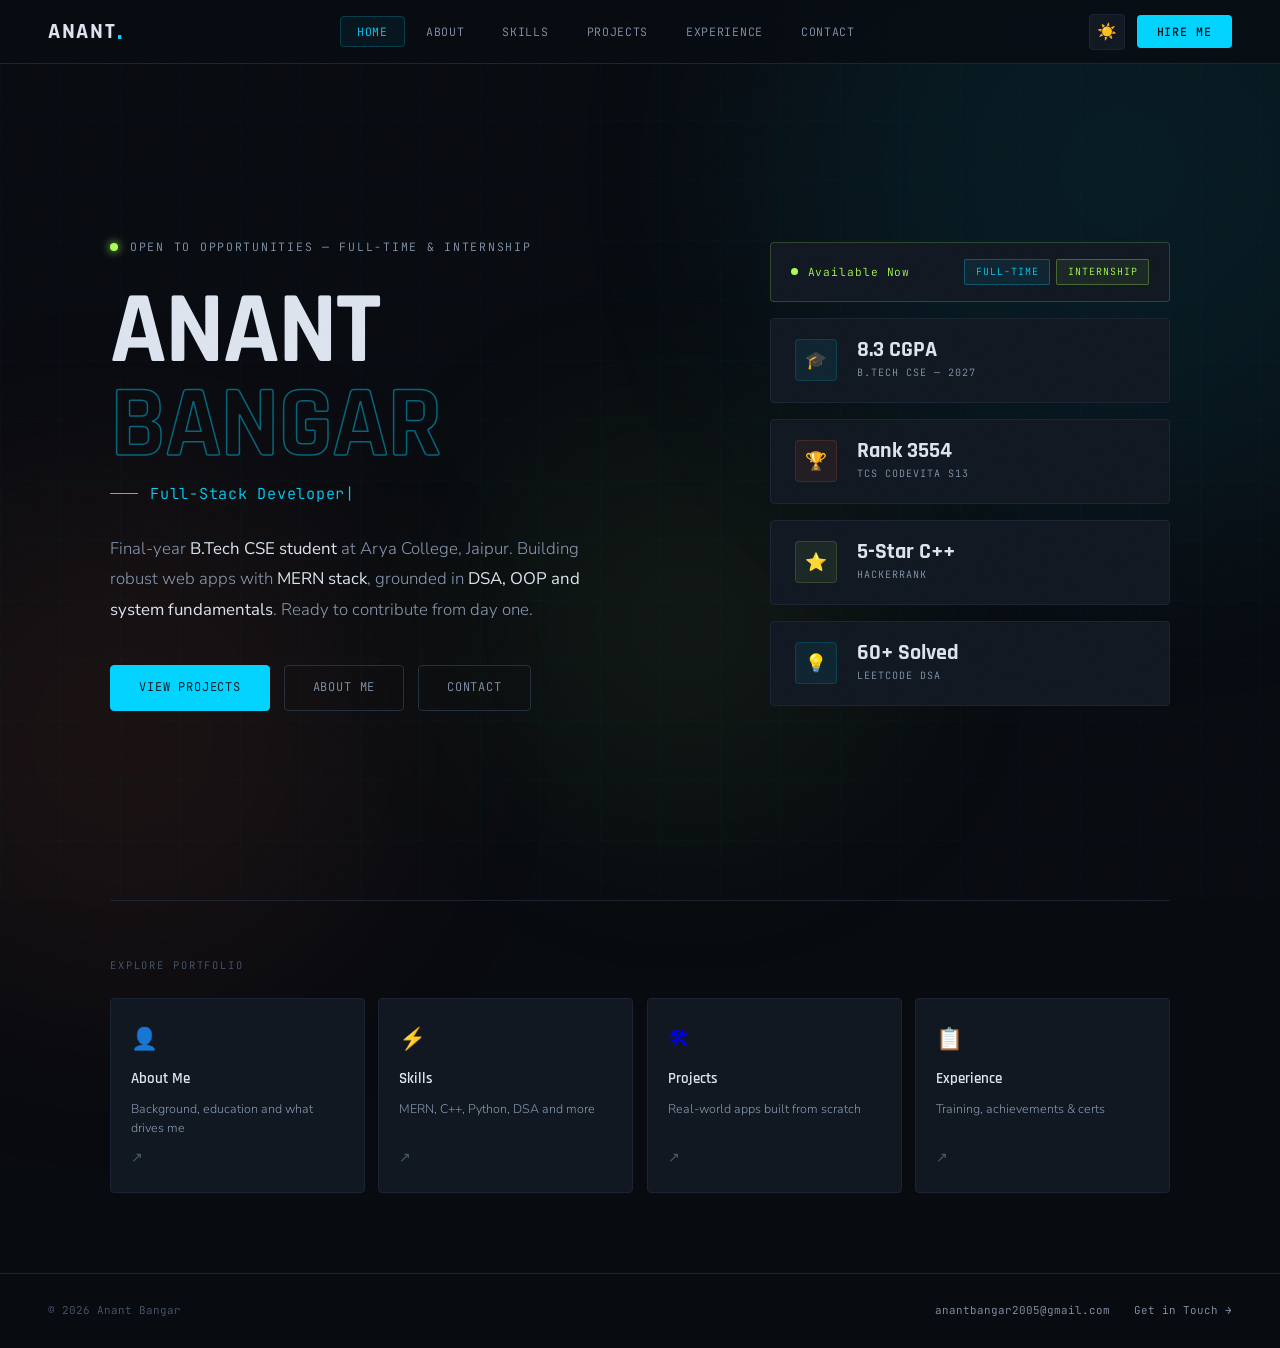
<file: index.html>
<!DOCTYPE html>
<html lang="en">
<head>
  <meta charset="UTF-8"/>
  <meta name="viewport" content="width=device-width, initial-scale=1.0"/>
  <title>Anant Bangar — Full-Stack Developer</title>
  <meta name="description" content="Final-year B.Tech CSE student and Full-Stack Developer. MERN stack, DSA, OOP. Open to full-time roles and internships."/>
  <link rel="preconnect" href="https://fonts.googleapis.com"/>
  <link rel="preconnect" href="https://fonts.gstatic.com" crossorigin/>
  <link href="https://fonts.googleapis.com/css2?family=Rajdhani:wght@400;500;600;700&family=Nunito+Sans:ital,wght@0,300;0,400;0,600;1,300&family=JetBrains+Mono:wght@300;400;500&display=swap" rel="stylesheet"/>
  <link rel="stylesheet" href="style.css"/>
  <style>
    .hero { min-height:calc(100vh - 64px); display:grid; grid-template-columns:1fr 400px; gap:5rem; align-items:center; padding:4rem 0 5rem; }
    .hero-eyebrow { display:flex; align-items:center; gap:0.75rem; margin-bottom:1.75rem; }
    .status-dot { width:8px; height:8px; border-radius:50%; background:var(--accent3); box-shadow:0 0 10px var(--accent3); animation:pulseDot 2s ease-in-out infinite; flex-shrink:0; }
    @keyframes pulseDot { 0%,100%{opacity:1;transform:scale(1);}50%{opacity:.55;transform:scale(.82);} }
    .eyebrow-text { font-family:var(--font-mono); font-size:0.72rem; letter-spacing:0.15em; text-transform:uppercase; color:var(--text2); }
    .hero-name { font-family:var(--font-head); font-weight:700; font-size:clamp(3.5rem,8vw,7rem); line-height:0.92; letter-spacing:-0.02em; margin-bottom:0.5rem; color:var(--text); }
    .hero-name .outline { color:transparent; -webkit-text-stroke:1.5px rgba(0,212,255,0.45); }
    [data-theme="light"] .hero-name .outline { -webkit-text-stroke-color: rgba(0,153,204,0.5); }
    .hero-role { font-family:var(--font-mono); font-size:0.95rem; color:var(--accent); letter-spacing:0.05em; margin-bottom:1.75rem; display:flex; align-items:center; gap:0.75rem; min-height:1.6rem; }
    .hero-role::before { content:''; width:28px; height:1px; background:var(--accent); flex-shrink:0; }
    #typedRole::after { content:'|'; animation:blink 0.75s step-end infinite; }
    @keyframes blink { 0%,100%{opacity:1;}50%{opacity:0;} }
    .hero-desc { font-size:1.05rem; color:var(--text2); line-height:1.8; max-width:500px; margin-bottom:2.5rem; }
    .hero-desc strong { color:var(--text); font-weight:400; }
    .hero-actions { display:flex; gap:0.85rem; flex-wrap:wrap; }
    /* Right panel */
    .hero-panel { display:flex; flex-direction:column; gap:1rem; }
    .avail-bar { background:var(--surface); border:1px solid rgba(168,255,87,0.2); border-radius:var(--radius); padding:1rem 1.25rem; display:flex; align-items:center; justify-content:space-between; gap:1rem; }
    .avail-left { display:flex; align-items:center; gap:0.6rem; font-family:var(--font-mono); font-size:0.7rem; color:var(--accent3); letter-spacing:0.08em; }
    .avail-dot { width:7px; height:7px; border-radius:50%; background:var(--accent3); animation:pulseDot 2s ease-in-out infinite; }
    .avail-badges { display:flex; gap:0.4rem; flex-wrap:wrap; }
    .stat-card { background:var(--surface); border:1px solid var(--border); border-radius:var(--radius); padding:1.25rem 1.5rem; display:flex; align-items:center; gap:1.25rem; transition:border-color 0.2s,transform 0.2s; }
    .stat-card:hover { border-color:rgba(0,212,255,0.25); transform:translateX(4px); }
    .stat-icon { width:42px; height:42px; background:rgba(0,212,255,0.07); border:1px solid rgba(0,212,255,0.15); border-radius:var(--radius); display:flex; align-items:center; justify-content:center; font-size:1.1rem; flex-shrink:0; }
    .stat-card:nth-child(3) .stat-icon { background:rgba(255,107,53,.07); border-color:rgba(255,107,53,.15); }
    .stat-card:nth-child(4) .stat-icon { background:rgba(168,255,87,.07); border-color:rgba(168,255,87,.15); }
    .stat-val { font-family:var(--font-head); font-weight:700; font-size:1.4rem; color:var(--text); line-height:1; }
    .stat-lbl { font-family:var(--font-mono); font-size:0.63rem; color:var(--text2); letter-spacing:0.1em; text-transform:uppercase; margin-top:0.25rem; }
    /* Quick nav */
    .quick-nav { padding:3.5rem 0 5rem; border-top:1px solid var(--border); }
    .qnav-label { font-family:var(--font-mono); font-size:0.65rem; letter-spacing:0.18em; text-transform:uppercase; color:var(--text3); margin-bottom:1.5rem; }
    .quick-grid { display:grid; grid-template-columns:repeat(4,1fr); gap:0.85rem; }
    .qlink { background:var(--surface); border:1px solid var(--border); border-radius:var(--radius); padding:1.4rem 1.25rem; display:flex; flex-direction:column; gap:0.55rem; transition:border-color 0.2s,transform 0.2s,box-shadow 0.2s; }
    .qlink:hover { border-color:rgba(0,212,255,0.3); transform:translateY(-5px); box-shadow:0 16px 32px rgba(0,0,0,0.4); }
    .qlink-icon { font-size:1.35rem; }
    .qlink-title { font-family:var(--font-head); font-weight:600; font-size:0.95rem; color:var(--text); }
    .qlink-desc { font-size:0.78rem; color:var(--text2); line-height:1.5; flex:1; }
    .qlink-arrow { font-size:0.9rem; color:var(--text3); margin-top:auto; transition:color 0.2s,transform 0.2s; }
    .qlink:hover .qlink-arrow { color:var(--accent); transform:translate(3px,-2px); }
    @media(max-width:900px){
      .hero{grid-template-columns:1fr;gap:3rem;min-height:unset;padding:3rem 0 4rem;}
      .hero-panel{flex-direction:row;flex-wrap:wrap;}
      .stat-card{flex:1 1 160px;}
      .avail-bar{flex:1 1 100%;}
      .quick-grid{grid-template-columns:repeat(2,1fr);}
    }
  </style>
</head>
<body>
  <div class="page-grid-bg"></div>
  <div class="orb orb-1"></div><div class="orb orb-2"></div><div class="orb orb-3"></div>

  <nav class="nav">
    <a class="nav-logo" href="index.html">ANANT<span class="dot">.</span></a>
    <ul class="nav-links" id="navLinks">
      <li><a href="index.html">Home</a></li>
      <li><a href="about.html">About</a></li>
      <li><a href="skills.html">Skills</a></li>
      <li><a href="projects.html">Projects</a></li>
      <li><a href="experience.html">Experience</a></li>
      <li><a href="contact.html">Contact</a></li>
    </ul>
    <div class="nav-right">
      <button class="theme-toggle" id="themeToggle" onclick="toggleTheme()" title="Toggle theme">☀️</button>
      <a class="nav-hire" href="contact.html">Hire Me</a>
      <div class="hamburger" id="hamburger" onclick="toggleNav()"><span></span><span></span><span></span></div>
    </div>
  </nav>

  <main class="page">
    <div class="container">
      <section class="hero">
        <div>
          <div class="hero-eyebrow fade-up">
            <div class="status-dot"></div>
            <span class="eyebrow-text">Open to Opportunities — Full-Time &amp; Internship</span>
          </div>
          <h1 class="hero-name fade-up">ANANT<br><span class="outline">BANGAR</span></h1>
          <div class="hero-role fade-up"><span id="typedRole"></span></div>
          <p class="hero-desc fade-up">
            Final-year <strong>B.Tech CSE student</strong> at Arya College, Jaipur.
            Building robust web apps with <strong>MERN stack</strong>, grounded in
            <strong>DSA, OOP and system fundamentals</strong>.
            Ready to contribute from day one.
          </p>
          <div class="hero-actions fade-up">
            <a class="btn btn-primary" href="projects.html">View Projects</a>
            <a class="btn btn-outline" href="about.html">About Me</a>
            <a class="btn btn-outline" href="contact.html">Contact</a>
          </div>
        </div>

        <div class="hero-panel fade-up">
          <div class="avail-bar">
            <div class="avail-left"><div class="avail-dot"></div>Available Now</div>
            <div class="avail-badges">
              <span class="badge badge-cyan">Full-Time</span>
              <span class="badge badge-lime">Internship</span>
            </div>
          </div>
          <div class="stat-card">
            <div class="stat-icon">🎓</div>
            <div><div class="stat-val">8.3 CGPA</div><div class="stat-lbl">B.Tech CSE — 2027</div></div>
          </div>
          <div class="stat-card">
            <div class="stat-icon">🏆</div>
            <div><div class="stat-val">Rank 3554</div><div class="stat-lbl">TCS CodeVita S13</div></div>
          </div>
          <div class="stat-card">
            <div class="stat-icon">⭐</div>
            <div><div class="stat-val">5-Star C++</div><div class="stat-lbl">HackerRank</div></div>
          </div>
          <div class="stat-card">
            <div class="stat-icon">💡</div>
            <div><div class="stat-val">60+ Solved</div><div class="stat-lbl">LeetCode DSA</div></div>
          </div>
        </div>
      </section>

      <section class="quick-nav">
        <div class="qnav-label fade-up">Explore Portfolio</div>
        <div class="quick-grid">
          <a class="qlink fade-up" href="about.html"><div class="qlink-icon">👤</div><div class="qlink-title">About Me</div><div class="qlink-desc">Background, education and what drives me</div><div class="qlink-arrow">↗</div></a>
          <a class="qlink fade-up" href="skills.html"><div class="qlink-icon">⚡</div><div class="qlink-title">Skills</div><div class="qlink-desc">MERN, C++, Python, DSA and more</div><div class="qlink-arrow">↗</div></a>
          <a class="qlink fade-up" href="projects.html"><div class="qlink-icon">🛠</div><div class="qlink-title">Projects</div><div class="qlink-desc">Real-world apps built from scratch</div><div class="qlink-arrow">↗</div></a>
          <a class="qlink fade-up" href="experience.html"><div class="qlink-icon">📋</div><div class="qlink-title">Experience</div><div class="qlink-desc">Training, achievements &amp; certs</div><div class="qlink-arrow">↗</div></a>
        </div>
      </section>
    </div>
  </main>

  <footer class="footer">
    <span>© 2026 Anant Bangar</span>
    <div class="footer-right">
      <a href="mailto:anantbangar2005@gmail.com">anantbangar2005@gmail.com</a>
      <a href="contact.html">Get in Touch →</a>
    </div>
  </footer>
  <button id="scrollTop" title="Back to top">↑</button>
  <script src="main.js"></script>
</body>
</html>
</file>
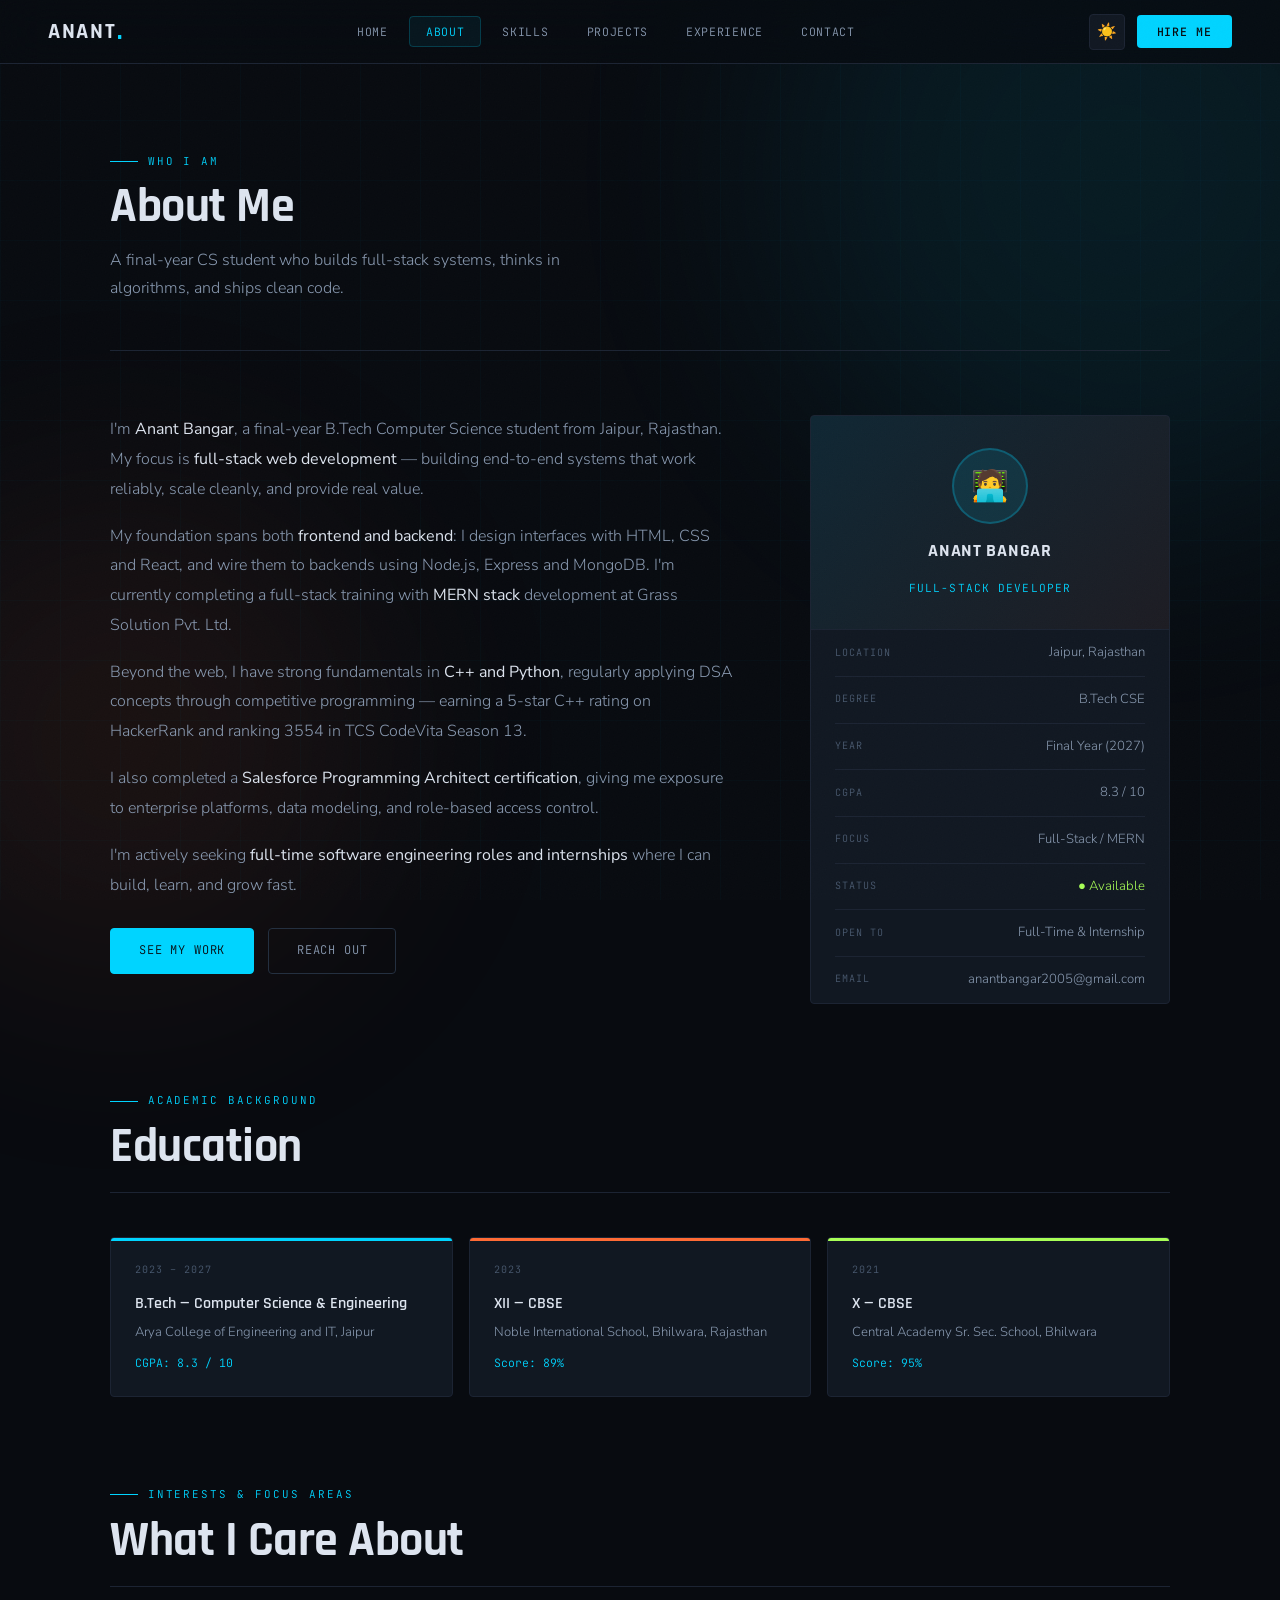
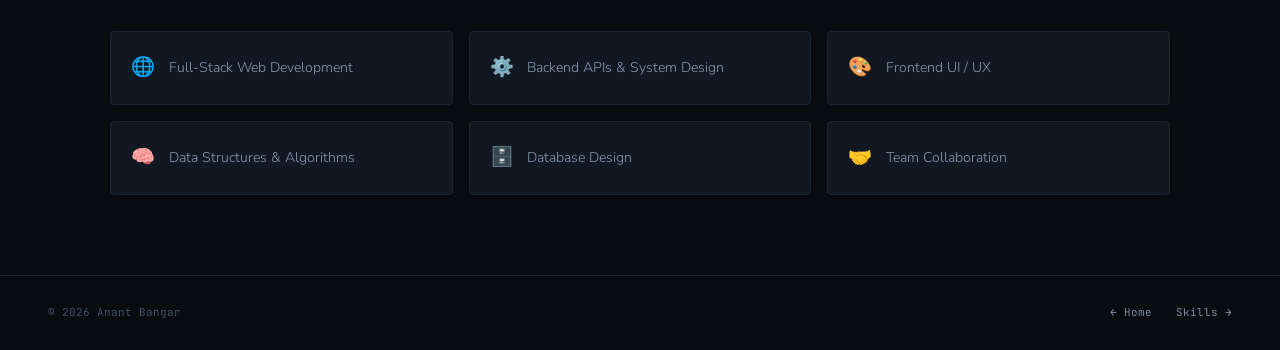
<file: about.html>
<!DOCTYPE html>
<html lang="en">
<head>
  <meta charset="UTF-8"/><meta name="viewport" content="width=device-width, initial-scale=1.0"/>
  <title>About — Anant Bangar</title>
  <link rel="preconnect" href="https://fonts.googleapis.com"/><link rel="preconnect" href="https://fonts.gstatic.com" crossorigin/>
  <link href="https://fonts.googleapis.com/css2?family=Rajdhani:wght@400;500;600;700&family=Nunito+Sans:ital,wght@0,300;0,400;0,600;1,300&family=JetBrains+Mono:wght@300;400;500&display=swap" rel="stylesheet"/>
  <link rel="stylesheet" href="style.css"/>
  <style>
    .about-grid { display:grid; grid-template-columns:1fr 360px; gap:4.5rem; align-items:start; margin-bottom:5rem; }
    .about-text p { font-size:1rem; color:var(--text2); line-height:1.85; margin-bottom:1.1rem; }
    .about-text p strong { color:var(--text); font-weight:400; }
    .about-text p:last-of-type { margin-bottom:0; }
    .about-actions { display:flex; gap:0.85rem; flex-wrap:wrap; margin-top:1.75rem; }
    /* Profile box */
    .profile-box { background:var(--surface); border:1px solid var(--border); border-radius:var(--radius); overflow:hidden; }
    .profile-top { background:linear-gradient(135deg,rgba(0,212,255,0.08) 0%,rgba(255,107,53,0.05) 100%); border-bottom:1px solid var(--border); padding:2rem; display:flex; flex-direction:column; align-items:center; gap:0.75rem; text-align:center; }
    .avatar { width:76px; height:76px; border-radius:50%; background:rgba(0,212,255,0.1); border:2px solid rgba(0,212,255,0.25); display:flex; align-items:center; justify-content:center; font-size:1.9rem; }
    .profile-name { font-family:var(--font-head); font-weight:700; font-size:1.15rem; letter-spacing:0.04em; color:var(--text); }
    .profile-role { font-family:var(--font-mono); font-size:0.7rem; color:var(--accent); letter-spacing:0.1em; text-transform:uppercase; }
    .profile-list { padding:0 1.5rem; }
    .profile-row { display:flex; justify-content:space-between; align-items:center; padding:0.75rem 0; border-bottom:1px solid var(--border); font-size:0.82rem; }
    .profile-row:last-child { border-bottom:none; }
    .profile-key { font-family:var(--font-mono); font-size:0.63rem; letter-spacing:0.1em; text-transform:uppercase; color:var(--text3); }
    .profile-val { color:var(--text2); }
    .profile-val.green { color:var(--accent3); }
    /* Education */
    .section-block { margin-bottom:5rem; }
    .edu-grid { display:grid; grid-template-columns:repeat(3,1fr); gap:1rem; }
    .edu-card { background:var(--surface); border:1px solid var(--border); border-radius:var(--radius); padding:1.5rem; position:relative; overflow:hidden; transition:border-color 0.2s,transform 0.2s; }
    .edu-card::before { content:''; position:absolute; top:0; left:0; right:0; height:3px; }
    .edu-card.c1::before { background:var(--accent); }
    .edu-card.c2::before { background:var(--accent2); }
    .edu-card.c3::before { background:var(--accent3); }
    .edu-card:hover { border-color:var(--border2); transform:translateY(-4px); }
    .edu-year { font-family:var(--font-mono); font-size:0.63rem; color:var(--text3); letter-spacing:0.1em; margin-bottom:0.75rem; }
    .edu-degree { font-family:var(--font-head); font-weight:600; font-size:1rem; color:var(--text); margin-bottom:0.35rem; }
    .edu-school { font-size:0.82rem; color:var(--text2); margin-bottom:0.75rem; line-height:1.4; }
    .edu-score { font-family:var(--font-mono); font-size:0.72rem; color:var(--accent); }
    /* Interests */
    .interests-grid { display:grid; grid-template-columns:repeat(3,1fr); gap:1rem; }
    .interest-item { background:var(--surface); border:1px solid var(--border); border-radius:var(--radius); padding:1.25rem; display:flex; align-items:center; gap:0.85rem; font-size:0.88rem; color:var(--text2); transition:border-color 0.2s,color 0.2s; }
    .interest-item:hover { border-color:rgba(0,212,255,0.2); color:var(--text); }
    .interest-icon { font-size:1.2rem; }
    @media(max-width:900px){ .about-grid{grid-template-columns:1fr;} .edu-grid{grid-template-columns:1fr;} .interests-grid{grid-template-columns:repeat(2,1fr);} }
  </style>
</head>
<body>
  <div class="page-grid-bg"></div><div class="orb orb-1"></div><div class="orb orb-2"></div>
  <nav class="nav">
    <a class="nav-logo" href="index.html">ANANT<span class="dot">.</span></a>
    <ul class="nav-links" id="navLinks">
      <li><a href="index.html">Home</a></li><li><a href="about.html">About</a></li><li><a href="skills.html">Skills</a></li><li><a href="projects.html">Projects</a></li><li><a href="experience.html">Experience</a></li><li><a href="contact.html">Contact</a></li>
    </ul>
    <div class="nav-right">
      <button class="theme-toggle" id="themeToggle" onclick="toggleTheme()" title="Toggle theme">☀️</button>
      <a class="nav-hire" href="contact.html">Hire Me</a>
      <div class="hamburger" id="hamburger" onclick="toggleNav()"><span></span><span></span><span></span></div>
    </div>
  </nav>

  <main class="page"><div class="container">
    <div class="page-hero fade-up">
      <div class="section-label">Who I Am</div>
      <h1 class="section-title">About Me</h1>
      <p class="section-sub">A final-year CS student who builds full-stack systems, thinks in algorithms, and ships clean code.</p>
    </div>

    <div class="about-grid">
      <div class="about-text fade-up">
        <p>I'm <strong>Anant Bangar</strong>, a final-year B.Tech Computer Science student from Jaipur, Rajasthan. My focus is <strong>full-stack web development</strong> — building end-to-end systems that work reliably, scale cleanly, and provide real value.</p>
        <p>My foundation spans both <strong>frontend and backend</strong>: I design interfaces with HTML, CSS and React, and wire them to backends using Node.js, Express and MongoDB. I'm currently completing a full-stack training with <strong>MERN stack</strong> development at Grass Solution Pvt. Ltd.</p>
        <p>Beyond the web, I have strong fundamentals in <strong>C++ and Python</strong>, regularly applying DSA concepts through competitive programming — earning a 5-star C++ rating on HackerRank and ranking 3554 in TCS CodeVita Season 13.</p>
        <p>I also completed a <strong>Salesforce Programming Architect certification</strong>, giving me exposure to enterprise platforms, data modeling, and role-based access control.</p>
        <p>I'm actively seeking <strong>full-time software engineering roles and internships</strong> where I can build, learn, and grow fast.</p>
        <div class="about-actions">
          <a class="btn btn-primary" href="projects.html">See My Work</a>
          <a class="btn btn-outline" href="contact.html">Reach Out</a>
        </div>
      </div>
      <div class="fade-up">
        <div class="profile-box">
          <div class="profile-top">
            <div class="avatar">🧑‍💻</div>
            <div class="profile-name">ANANT BANGAR</div>
            <div class="profile-role">Full-Stack Developer</div>
          </div>
          <div class="profile-list">
            <div class="profile-row"><span class="profile-key">Location</span><span class="profile-val">Jaipur, Rajasthan</span></div>
            <div class="profile-row"><span class="profile-key">Degree</span><span class="profile-val">B.Tech CSE</span></div>
            <div class="profile-row"><span class="profile-key">Year</span><span class="profile-val">Final Year (2027)</span></div>
            <div class="profile-row"><span class="profile-key">CGPA</span><span class="profile-val">8.3 / 10</span></div>
            <div class="profile-row"><span class="profile-key">Focus</span><span class="profile-val">Full-Stack / MERN</span></div>
            <div class="profile-row"><span class="profile-key">Status</span><span class="profile-val green">● Available</span></div>
            <div class="profile-row"><span class="profile-key">Open To</span><span class="profile-val">Full-Time &amp; Internship</span></div>
            <div class="profile-row"><span class="profile-key">Email</span><span class="profile-val">anantbangar2005@gmail.com</span></div>
          </div>
        </div>
      </div>
    </div>

    <div class="section-block">
      <div class="section-label fade-up">Academic Background</div>
      <h2 class="section-title fade-up">Education</h2>
      <div class="section-divider"></div>
      <div class="edu-grid">
        <div class="edu-card c1 fade-up"><div class="edu-year">2023 – 2027</div><div class="edu-degree">B.Tech — Computer Science &amp; Engineering</div><div class="edu-school">Arya College of Engineering and IT, Jaipur</div><div class="edu-score">CGPA: 8.3 / 10</div></div>
        <div class="edu-card c2 fade-up"><div class="edu-year">2023</div><div class="edu-degree">XII — CBSE</div><div class="edu-school">Noble International School, Bhilwara, Rajasthan</div><div class="edu-score">Score: 89%</div></div>
        <div class="edu-card c3 fade-up"><div class="edu-year">2021</div><div class="edu-degree">X — CBSE</div><div class="edu-school">Central Academy Sr. Sec. School, Bhilwara</div><div class="edu-score">Score: 95%</div></div>
      </div>
    </div>

    <div class="section-block">
      <div class="section-label fade-up">Interests &amp; Focus Areas</div>
      <h2 class="section-title fade-up">What I Care About</h2>
      <div class="section-divider"></div>
      <div class="interests-grid">
        <div class="interest-item fade-up"><span class="interest-icon">🌐</span>Full-Stack Web Development</div>
        <div class="interest-item fade-up"><span class="interest-icon">⚙️</span>Backend APIs &amp; System Design</div>
        <div class="interest-item fade-up"><span class="interest-icon">🎨</span>Frontend UI / UX</div>
        <div class="interest-item fade-up"><span class="interest-icon">🧠</span>Data Structures &amp; Algorithms</div>
        <div class="interest-item fade-up"><span class="interest-icon">🗄️</span>Database Design</div>
        <div class="interest-item fade-up"><span class="interest-icon">🤝</span>Team Collaboration</div>
      </div>
    </div>
  </div></main>

  <footer class="footer">
    <span>© 2026 Anant Bangar</span>
    <div class="footer-right"><a href="index.html">← Home</a><a href="skills.html">Skills →</a></div>
  </footer>
  <button id="scrollTop" title="Back to top">↑</button>
  <script src="main.js"></script>
</body>
</html>
</file>
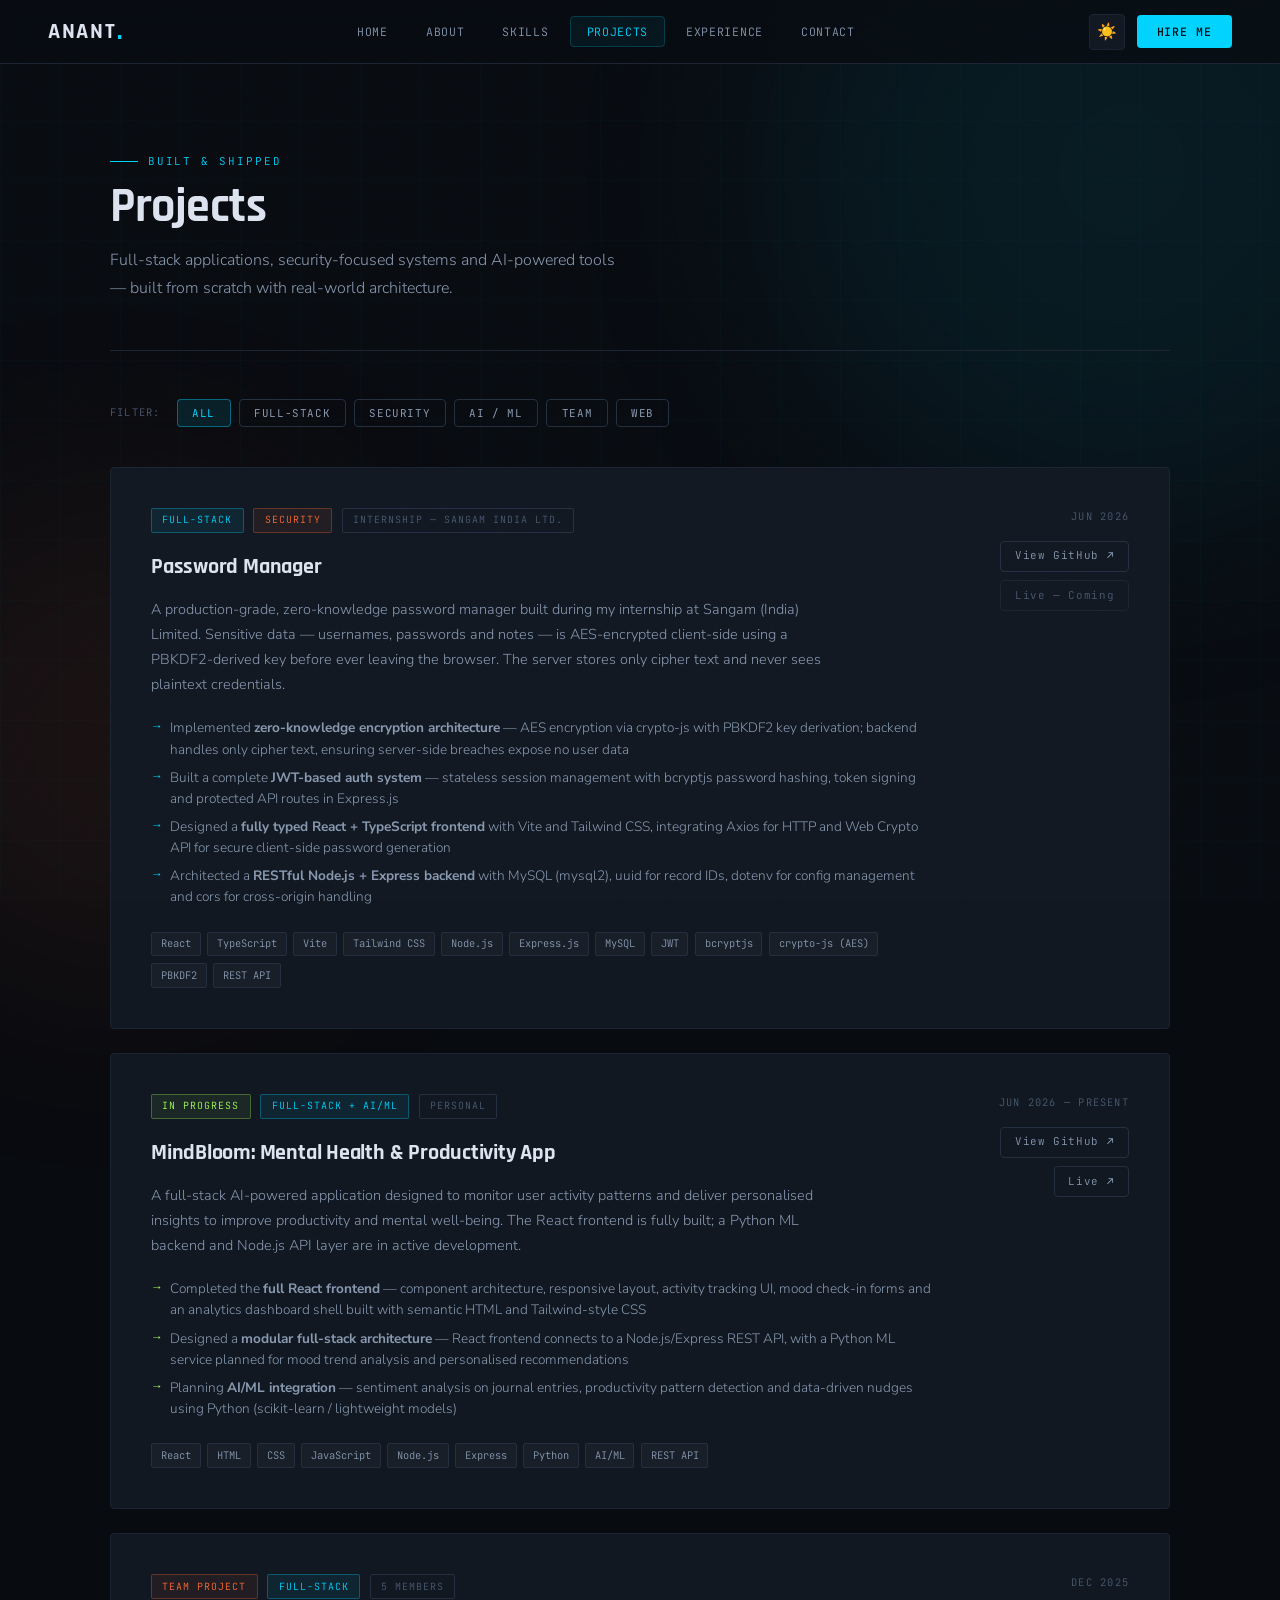
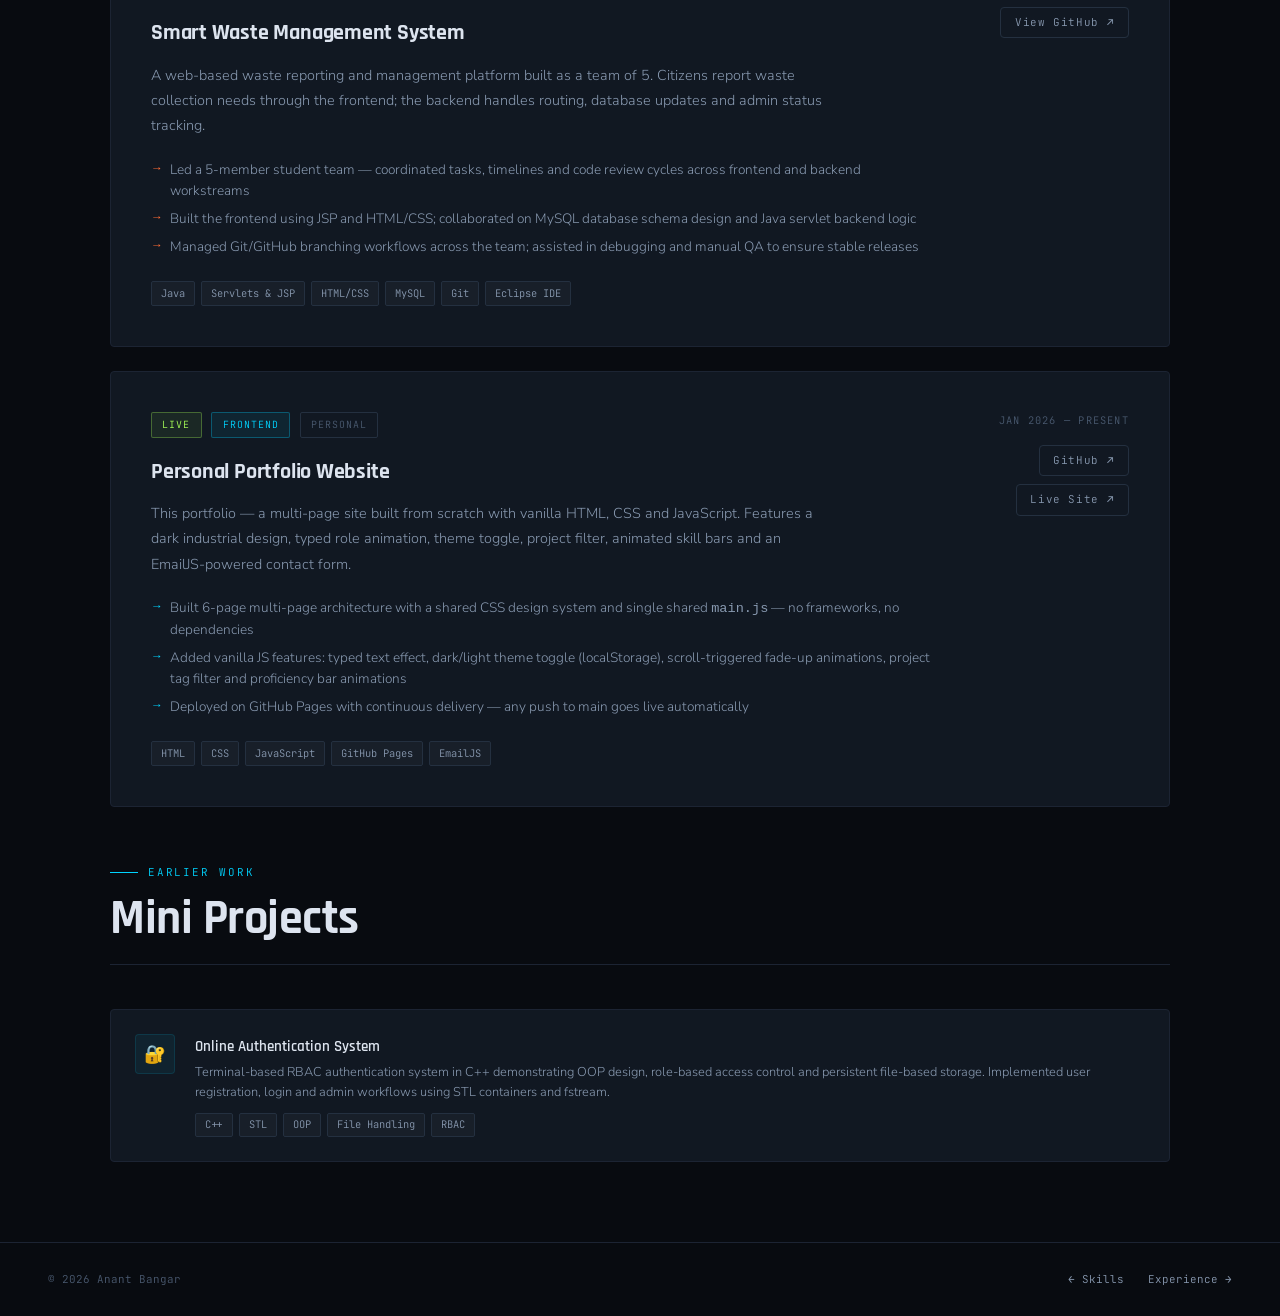
<file: projects.html>
<!DOCTYPE html>
<html lang="en">
<head>
  <meta charset="UTF-8"/><meta name="viewport" content="width=device-width, initial-scale=1.0"/>
  <title>Projects — Anant Bangar</title>
  <link rel="preconnect" href="https://fonts.googleapis.com"/><link rel="preconnect" href="https://fonts.gstatic.com" crossorigin/>
  <link href="https://fonts.googleapis.com/css2?family=Rajdhani:wght@400;500;600;700&family=Nunito+Sans:ital,wght@0,300;0,400;0,600;1,300&family=JetBrains+Mono:wght@300;400;500&display=swap" rel="stylesheet"/>
  <link rel="stylesheet" href="style.css"/>
  <style>
    .page-hero{padding:5rem 0 3rem;border-bottom:1px solid var(--border);margin-bottom:3rem;}
    /* Filter bar */
    .filter-bar{display:flex;align-items:center;gap:0.5rem;flex-wrap:wrap;margin-bottom:2.5rem;}
    .filter-label{font-family:var(--font-mono);font-size:0.65rem;letter-spacing:0.12em;text-transform:uppercase;color:var(--text3);margin-right:0.5rem;}
    .filter-btn{font-family:var(--font-mono);font-size:0.68rem;letter-spacing:0.06em;text-transform:uppercase;padding:0.35rem 0.9rem;border-radius:var(--radius);border:1px solid var(--border2);color:var(--text2);background:transparent;cursor:pointer;transition:all 0.2s;}
    .filter-btn:hover{border-color:var(--accent);color:var(--accent);}
    .filter-btn.active{background:rgba(0,212,255,0.1);border-color:rgba(0,212,255,0.4);color:var(--accent);}
    /* Cards */
    .projects-list{display:flex;flex-direction:column;gap:1.5rem;margin-bottom:3rem;}
    .project-card{background:var(--surface);border:1px solid var(--border);border-radius:var(--radius);padding:2.5rem;display:grid;grid-template-columns:1fr auto;gap:2rem;align-items:start;transition:border-color 0.2s,transform 0.2s,box-shadow 0.2s,opacity 0.3s;position:relative;overflow:hidden;}
    .project-card::before{content:'';position:absolute;left:0;top:0;bottom:0;width:3px;background:var(--accent);transform:scaleY(0);transition:transform 0.3s;}
    .project-card:hover{border-color:rgba(0,212,255,0.25);transform:translateX(4px);box-shadow:0 8px 32px rgba(0,0,0,0.35);}
    .project-card:hover::before{transform:scaleY(1);}
    .project-card.orange::before{background:var(--accent2);}
    .project-card.lime::before{background:var(--accent3);}
    .project-card.orange:hover{border-color:rgba(255,107,53,0.25);}
    .project-card.lime:hover{border-color:rgba(168,255,87,0.25);}
    .project-meta{display:flex;align-items:center;gap:0.6rem;margin-bottom:1rem;flex-wrap:wrap;}
    .project-title{font-family:var(--font-head);font-weight:700;font-size:1.35rem;color:var(--text);margin-bottom:0.75rem;letter-spacing:-0.01em;}
    .project-desc{font-size:0.9rem;color:var(--text2);line-height:1.75;margin-bottom:1.25rem;max-width:680px;}
    .project-highlights{list-style:none;display:flex;flex-direction:column;gap:0.45rem;margin-bottom:1.5rem;}
    .project-highlights li{font-size:0.85rem;color:var(--text2);padding-left:1.2rem;position:relative;line-height:1.55;}
    .project-highlights li::before{content:'→';position:absolute;left:0;color:var(--accent);font-size:0.75rem;}
    .project-card.orange .project-highlights li::before{color:var(--accent2);}
    .project-card.lime .project-highlights li::before{color:var(--accent3);}
    .project-right{display:flex;flex-direction:column;align-items:flex-end;gap:1rem;min-width:160px;}
    .project-year{font-family:var(--font-mono);font-size:0.65rem;color:var(--text3);letter-spacing:0.12em;text-transform:uppercase;white-space:nowrap;}
    .project-links{display:flex;flex-direction:column;gap:0.5rem;align-items:flex-end;}
    .plink{font-family:var(--font-mono);font-size:0.68rem;letter-spacing:0.06em;color:var(--text2);border:1px solid var(--border2);border-radius:var(--radius);padding:0.35rem 0.85rem;transition:color 0.2s,border-color 0.2s;}
    .plink:hover{color:var(--accent);border-color:rgba(0,212,255,0.3);}
    .plink.coming{color:var(--text3);border-color:var(--border);cursor:default;}
    .plink.coming:hover{color:var(--text3);border-color:var(--border);}
    /* Mini projects section */
    .mini-title{font-family:var(--font-head);font-weight:600;font-size:1.1rem;color:var(--text);margin-bottom:1.25rem;display:flex;align-items:center;gap:0.75rem;}
    .mini-card{background:var(--surface);border:1px solid var(--border);border-radius:var(--radius);padding:1.5rem;display:flex;align-items:flex-start;gap:1.25rem;transition:border-color 0.2s,transform 0.2s;}
    .mini-card:hover{border-color:var(--border2);transform:translateX(3px);}
    .mini-icon{width:40px;height:40px;background:rgba(0,212,255,0.06);border:1px solid rgba(0,212,255,0.12);border-radius:var(--radius);display:flex;align-items:center;justify-content:center;font-size:1.1rem;flex-shrink:0;}
    .mini-name{font-family:var(--font-head);font-weight:600;font-size:0.95rem;color:var(--text);margin-bottom:0.25rem;}
    .mini-desc{font-size:0.8rem;color:var(--text2);line-height:1.55;}
    .mini-stack{margin-top:0.6rem;}
    @media(max-width:768px){.project-card{grid-template-columns:1fr;padding:1.5rem;}.project-right{align-items:flex-start;}}
  </style>
</head>
<body>
  <div class="page-grid-bg"></div>
  <div class="orb orb-1"></div><div class="orb orb-2"></div>
  <nav class="nav">
    <a class="nav-logo" href="index.html">ANANT<span class="dot">.</span></a>
    <ul class="nav-links" id="navLinks">
      <li><a href="index.html">Home</a></li>
      <li><a href="about.html">About</a></li>
      <li><a href="skills.html">Skills</a></li>
      <li><a href="projects.html">Projects</a></li>
      <li><a href="experience.html">Experience</a></li>
      <li><a href="contact.html">Contact</a></li>
    </ul>
    <div class="nav-right">
      <button class="theme-toggle" id="themeToggle" onclick="toggleTheme()" title="Toggle theme">☀️</button>
      <a class="nav-hire" href="contact.html">Hire Me</a>
      <div class="hamburger" id="hamburger" onclick="toggleNav()"><span></span><span></span><span></span></div>
    </div>
  </nav>

  <main class="page"><div class="container">

    <div class="page-hero fade-up">
      <div class="section-label">Built &amp; Shipped</div>
      <h1 class="section-title">Projects</h1>
      <p class="section-sub">Full-stack applications, security-focused systems and AI-powered tools — built from scratch with real-world architecture.</p>
    </div>

    <!-- Filter Bar -->
    <div class="filter-bar fade-up" id="filterBar">
      <span class="filter-label">Filter:</span>
      <button class="filter-btn active" data-filter="all">All</button>
      <button class="filter-btn" data-filter="fullstack">Full-Stack</button>
      <button class="filter-btn" data-filter="security">Security</button>
      <button class="filter-btn" data-filter="ai">AI / ML</button>
      <button class="filter-btn" data-filter="team">Team</button>
      <button class="filter-btn" data-filter="web">Web</button>
    </div>

    <div class="projects-list">

      <!-- ── PROJECT 1: Password Manager (STRONGEST) ── -->
      <div class="project-card fade-up" data-tags="fullstack security web">
        <div>
          <div class="project-meta">
            <span class="badge badge-cyan">Full-Stack</span>
            <span class="badge badge-orange">Security</span>
            <span class="badge badge-dim">Internship — Sangam India Ltd.</span>
          </div>
          <div class="project-title">Password Manager</div>
          <p class="project-desc">
            A production-grade, zero-knowledge password manager built during my internship at Sangam (India) Limited.
            Sensitive data — usernames, passwords and notes — is AES-encrypted client-side using a PBKDF2-derived key
            before ever leaving the browser. The server stores only cipher text and never sees plaintext credentials.
          </p>
          <ul class="project-highlights">
            <li>Implemented <strong>zero-knowledge encryption architecture</strong> — AES encryption via crypto-js with PBKDF2 key derivation; backend handles only cipher text, ensuring server-side breaches expose no user data</li>
            <li>Built a complete <strong>JWT-based auth system</strong> — stateless session management with bcryptjs password hashing, token signing and protected API routes in Express.js</li>
            <li>Designed a <strong>fully typed React + TypeScript frontend</strong> with Vite and Tailwind CSS, integrating Axios for HTTP and Web Crypto API for secure client-side password generation</li>
            <li>Architected a <strong>RESTful Node.js + Express backend</strong> with MySQL (mysql2), uuid for record IDs, dotenv for config management and cors for cross-origin handling</li>
          </ul>
          <div class="tags">
            <span class="tag">React</span><span class="tag">TypeScript</span><span class="tag">Vite</span>
            <span class="tag">Tailwind CSS</span><span class="tag">Node.js</span><span class="tag">Express.js</span>
            <span class="tag">MySQL</span><span class="tag">JWT</span><span class="tag">bcryptjs</span>
            <span class="tag">crypto-js (AES)</span><span class="tag">PBKDF2</span><span class="tag">REST API</span>
          </div>
        </div>
        <div class="project-right">
          <div class="project-year">Jun 2026</div>
          <div class="project-links">
            <a class="plink" href="#" target="_blank">View GitHub ↗</a>
            <a class="plink coming">Live — Coming</a>
          </div>
        </div>
      </div>

      <!-- ── PROJECT 2: Mental Health App ── -->
      <div class="project-card lime fade-up" data-tags="fullstack ai web">
        <div>
          <div class="project-meta">
            <span class="badge badge-lime">In Progress</span>
            <span class="badge badge-cyan">Full-Stack + AI/ML</span>
            <span class="badge badge-dim">Personal</span>
          </div>
          <div class="project-title">MindBloom: Mental Health & Productivity App</div>
          <p class="project-desc">
            A full-stack AI-powered application designed to monitor user activity patterns and deliver personalised
            insights to improve productivity and mental well-being. The React frontend is fully built;
            a Python ML backend and Node.js API layer are in active development.
          </p>
          <ul class="project-highlights">
            <li>Completed the <strong>full React frontend</strong> — component architecture, responsive layout, activity tracking UI, mood check-in forms and an analytics dashboard shell built with semantic HTML and Tailwind-style CSS</li>
            <li>Designed a <strong>modular full-stack architecture</strong> — React frontend connects to a Node.js/Express REST API, with a Python ML service planned for mood trend analysis and personalised recommendations</li>
            <li>Planning <strong>AI/ML integration</strong> — sentiment analysis on journal entries, productivity pattern detection and data-driven nudges using Python (scikit-learn / lightweight models)</li>
          </ul>
          <div class="tags">
            <span class="tag">React</span><span class="tag">HTML</span><span class="tag">CSS</span>
            <span class="tag">JavaScript</span><span class="tag">Node.js</span><span class="tag">Express</span>
            <span class="tag">Python</span><span class="tag">AI/ML</span><span class="tag">REST API</span>
          </div>
        </div>
        <div class="project-right">
          <div class="project-year">Jun 2026 — Present</div>
          <div class="project-links">
            <a class="plink" href="https://github.com/anantbangar17/mindbloom" target="_blank">View GitHub ↗</a>
            <a class="plink" href="https://mindbloom-tracker.vercel.app/" target="_blank">Live ↗</a>
          </div>
        </div>
      </div>

      <!-- ── PROJECT 3: Waste Management ── -->
      <div class="project-card orange fade-up" data-tags="fullstack team web">
        <div>
          <div class="project-meta">
            <span class="badge badge-orange">Team Project</span>
            <span class="badge badge-cyan">Full-Stack</span>
            <span class="badge badge-dim">5 Members</span>
          </div>
          <div class="project-title">Smart Waste Management System</div>
          <p class="project-desc">
            A web-based waste reporting and management platform built as a team of 5.
            Citizens report waste collection needs through the frontend; the backend handles
            routing, database updates and admin status tracking.
          </p>
          <ul class="project-highlights">
            <li>Led a 5-member student team — coordinated tasks, timelines and code review cycles across frontend and backend workstreams</li>
            <li>Built the frontend using JSP and HTML/CSS; collaborated on MySQL database schema design and Java servlet backend logic</li>
            <li>Managed Git/GitHub branching workflows across the team; assisted in debugging and manual QA to ensure stable releases</li>
          </ul>
          <div class="tags">
            <span class="tag">Java</span><span class="tag">Servlets &amp; JSP</span><span class="tag">HTML/CSS</span>
            <span class="tag">MySQL</span><span class="tag">Git</span><span class="tag">Eclipse IDE</span>
          </div>
        </div>
        <div class="project-right">
          <div class="project-year">Dec 2025</div>
          <div class="project-links">
            <a class="plink" href="#" target="_blank">View GitHub ↗</a>
          </div>
        </div>
      </div>

      <!-- ── PROJECT 4: Portfolio ── -->
      <div class="project-card fade-up" data-tags="web">
        <div>
          <div class="project-meta">
            <span class="badge badge-lime">Live</span>
            <span class="badge badge-cyan">Frontend</span>
            <span class="badge badge-dim">Personal</span>
          </div>
          <div class="project-title">Personal Portfolio Website</div>
          <p class="project-desc">
            This portfolio — a multi-page site built from scratch with vanilla HTML, CSS and JavaScript.
            Features a dark industrial design, typed role animation, theme toggle, project filter, animated
            skill bars and an EmailJS-powered contact form.
          </p>
          <ul class="project-highlights">
            <li>Built 6-page multi-page architecture with a shared CSS design system and single shared <code>main.js</code> — no frameworks, no dependencies</li>
            <li>Added vanilla JS features: typed text effect, dark/light theme toggle (localStorage), scroll-triggered fade-up animations, project tag filter and proficiency bar animations</li>
            <li>Deployed on GitHub Pages with continuous delivery — any push to main goes live automatically</li>
          </ul>
          <div class="tags">
            <span class="tag">HTML</span><span class="tag">CSS</span><span class="tag">JavaScript</span>
            <span class="tag">GitHub Pages</span><span class="tag">EmailJS</span>
          </div>
        </div>
        <div class="project-right">
          <div class="project-year">Jan 2026 — Present</div>
          <div class="project-links">
            <a class="plink" href="https://github.com/anantbangar17/anantbangar.portfolio" target="_blank">GitHub ↗</a>
            <a class="plink" href="https://anantbangar17.github.io/anantbangar.portfolio/" target="_blank">Live Site ↗</a>
          </div>
        </div>
      </div>

    </div>

    <!-- ── MINI PROJECTS ── -->
    <div class="section-label fade-up">Earlier Work</div>
    <h2 class="section-title fade-up">Mini Projects</h2>
    <div class="section-divider"></div>
    <div style="display:flex;flex-direction:column;gap:1rem;margin-bottom:5rem;">
      <div class="mini-card fade-up">
        <div class="mini-icon">🔐</div>
        <div>
          <div class="mini-name">Online Authentication System</div>
          <div class="mini-desc">Terminal-based RBAC authentication system in C++ demonstrating OOP design, role-based access control and persistent file-based storage. Implemented user registration, login and admin workflows using STL containers and fstream.</div>
          <div class="mini-stack tags" style="margin-top:0.6rem;">
            <span class="tag">C++</span><span class="tag">STL</span><span class="tag">OOP</span><span class="tag">File Handling</span><span class="tag">RBAC</span>
          </div>
        </div>
      </div>
    </div>

  </div></main>

  <footer class="footer">
    <span>© 2026 Anant Bangar</span>
    <div class="footer-right"><a href="skills.html">← Skills</a><a href="experience.html">Experience →</a></div>
  </footer>
  <button id="scrollTop" title="Back to top">↑</button>
  <script src="main.js"></script>
</body>
</html>
</file>
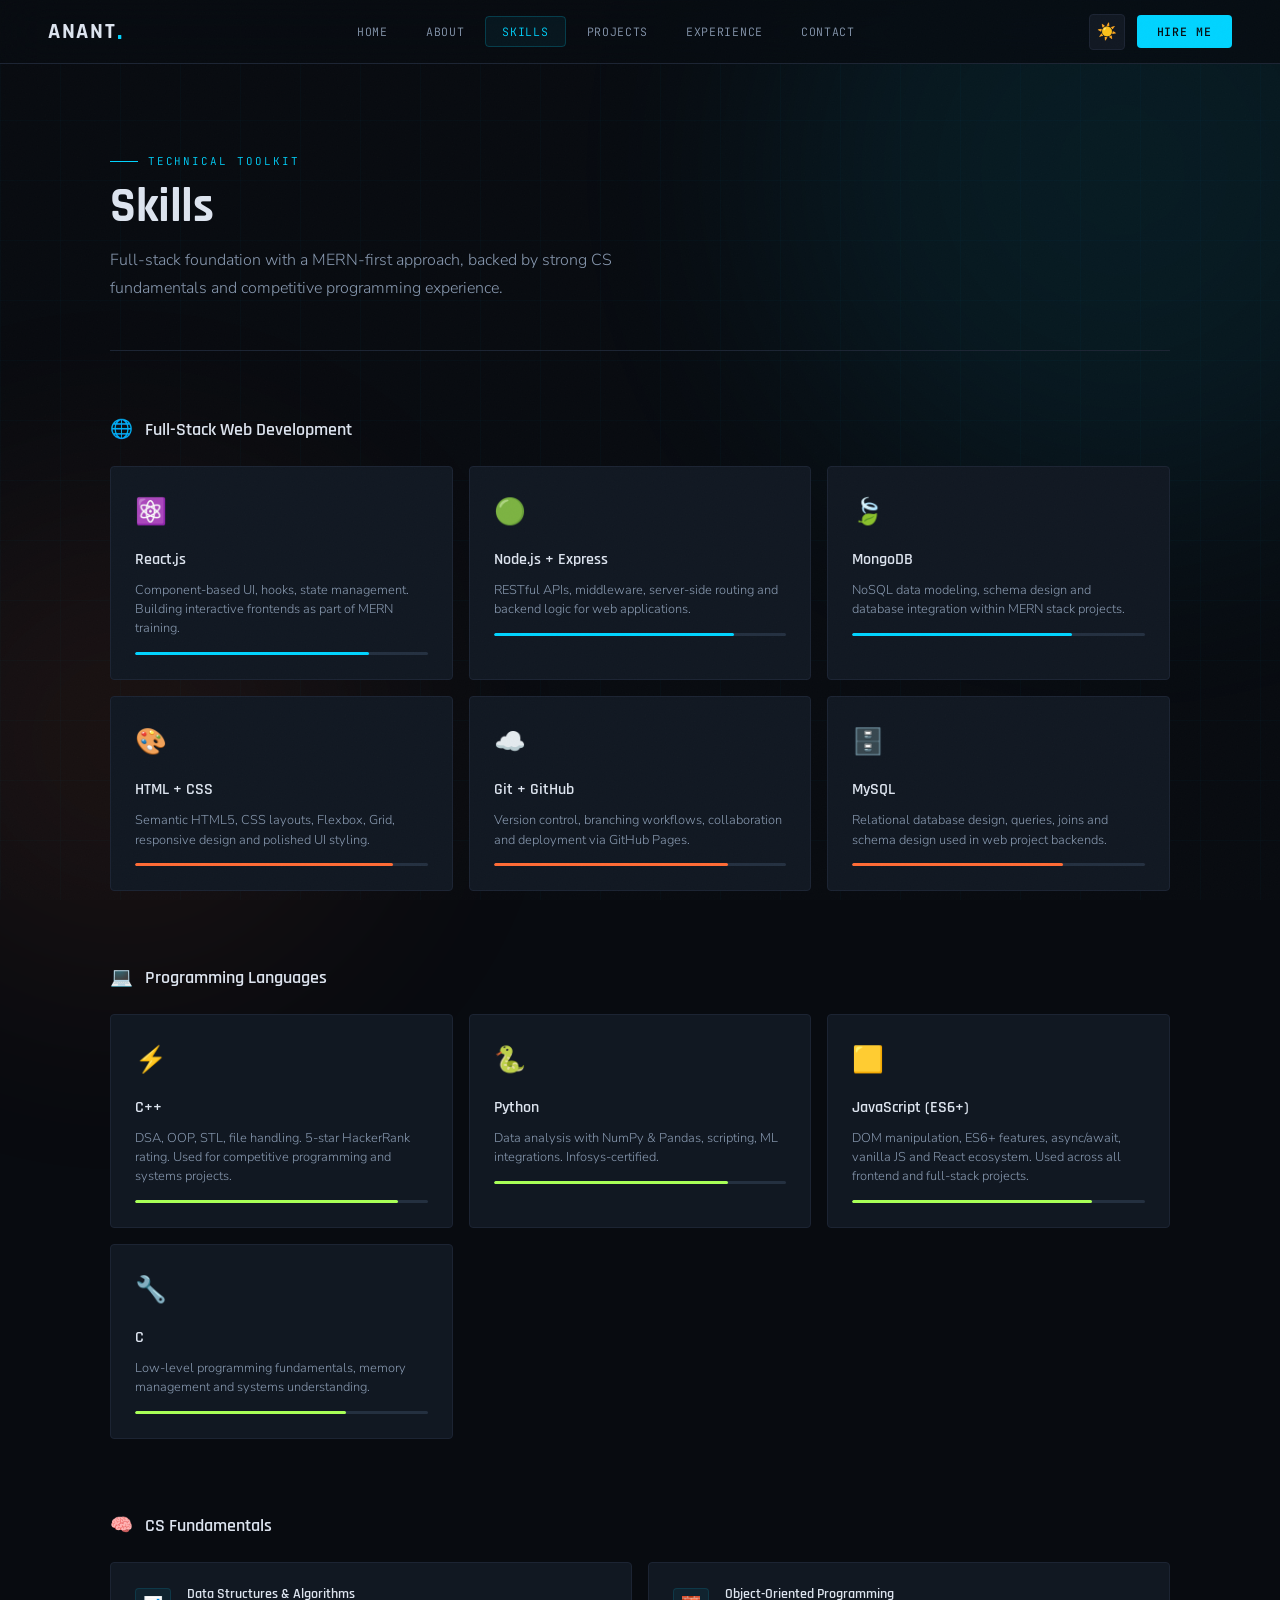
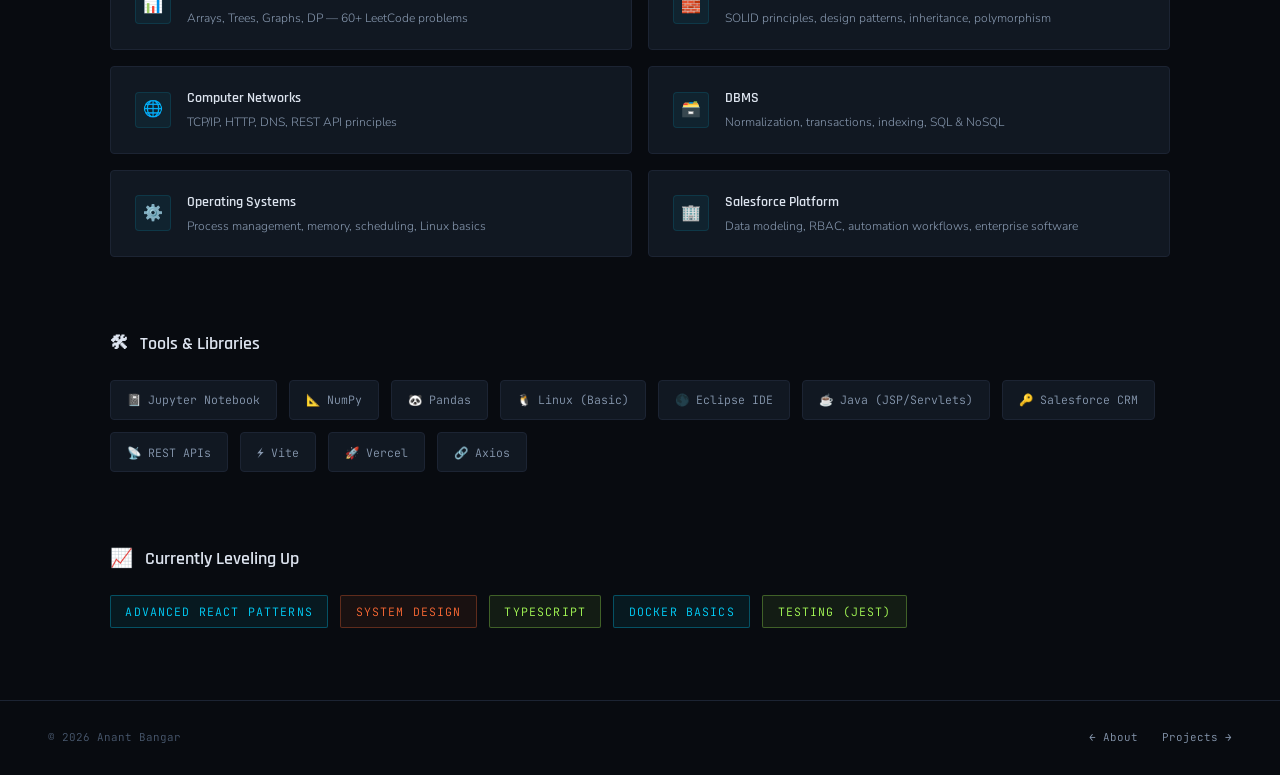
<file: skills.html>
<!DOCTYPE html>
<html lang="en">
<head>
  <meta charset="UTF-8"/><meta name="viewport" content="width=device-width, initial-scale=1.0"/>
  <title>Skills — Anant Bangar</title>
  <link rel="preconnect" href="https://fonts.googleapis.com"/><link rel="preconnect" href="https://fonts.gstatic.com" crossorigin/>
  <link href="https://fonts.googleapis.com/css2?family=Rajdhani:wght@400;500;600;700&family=Nunito+Sans:ital,wght@0,300;0,400;0,600;1,300&family=JetBrains+Mono:wght@300;400;500&display=swap" rel="stylesheet"/>
  <link rel="stylesheet" href="style.css"/>
  <style>
    .skills-section { margin-bottom:4.5rem; }
    .cat-title { font-family:var(--font-head); font-weight:600; font-size:1.15rem; color:var(--text); margin-bottom:1.25rem; display:flex; align-items:center; gap:0.75rem; }
    .skill-grid { display:grid; grid-template-columns:repeat(3,1fr); gap:1rem; }
    .skill-card { background:var(--surface); border:1px solid var(--border); border-radius:var(--radius); padding:1.5rem; position:relative; overflow:hidden; transition:border-color 0.2s,transform 0.2s; }
    .skill-card::after { content:''; position:absolute; bottom:0; left:0; right:0; height:2px; background:var(--accent); transform:scaleX(0); transform-origin:left; transition:transform 0.3s; }
    .skill-card:hover { border-color:var(--border2); transform:translateY(-4px); }
    .skill-card:hover::after { transform:scaleX(1); }
    .skill-card.orange::after { background:var(--accent2); }
    .skill-card.lime::after   { background:var(--accent3); }
    .skill-icon { font-size:1.6rem; margin-bottom:0.85rem; }
    .skill-name { font-family:var(--font-head); font-weight:600; font-size:1rem; color:var(--text); margin-bottom:0.5rem; }
    .skill-desc { font-size:0.8rem; color:var(--text2); line-height:1.5; margin-bottom:0.85rem; }
    .prof-bar { height:3px; background:var(--border2); border-radius:2px; overflow:hidden; }
    .prof-fill { height:100%; background:var(--accent); border-radius:2px; width:0; transition:width 1s ease; }
    .skill-card.orange .prof-fill { background:var(--accent2); }
    .skill-card.lime   .prof-fill { background:var(--accent3); }
    /* CS grid */
    .cs-grid { display:grid; grid-template-columns:repeat(2,1fr); gap:1rem; }
    .cs-card { background:var(--surface); border:1px solid var(--border); border-radius:var(--radius); padding:1.25rem 1.5rem; display:flex; align-items:center; gap:1rem; transition:border-color 0.2s; }
    .cs-card:hover { border-color:rgba(0,212,255,0.2); }
    .cs-icon { width:36px; height:36px; background:rgba(0,212,255,0.06); border:1px solid rgba(0,212,255,0.12); border-radius:var(--radius); display:flex; align-items:center; justify-content:center; font-size:1rem; flex-shrink:0; }
    .cs-name { font-family:var(--font-head); font-weight:600; font-size:.9rem; color:var(--text); }
    .cs-desc { font-size:.75rem; color:var(--text2); margin-top:.15rem; }
    /* Tools */
    .tools-wrap { display:flex; flex-wrap:wrap; gap:0.75rem; margin-top:0.5rem; }
    .tool-pill { display:flex; align-items:center; gap:0.5rem; background:var(--surface); border:1px solid var(--border); border-radius:var(--radius); padding:0.6rem 1rem; font-family:var(--font-mono); font-size:0.72rem; color:var(--text2); transition:border-color 0.2s,color 0.2s; }
    .tool-pill:hover { border-color:var(--border2); color:var(--text); }
    @media(max-width:768px){ .skill-grid{grid-template-columns:1fr;} .cs-grid{grid-template-columns:1fr;} }
  </style>
</head>
<body>
  <div class="page-grid-bg"></div><div class="orb orb-1"></div><div class="orb orb-2"></div>
  <nav class="nav">
    <a class="nav-logo" href="index.html">ANANT<span class="dot">.</span></a>
    <ul class="nav-links" id="navLinks">
      <li><a href="index.html">Home</a></li><li><a href="about.html">About</a></li><li><a href="skills.html">Skills</a></li><li><a href="projects.html">Projects</a></li><li><a href="experience.html">Experience</a></li><li><a href="contact.html">Contact</a></li>
    </ul>
    <div class="nav-right">
      <button class="theme-toggle" id="themeToggle" onclick="toggleTheme()" title="Toggle theme">☀️</button>
      <a class="nav-hire" href="contact.html">Hire Me</a>
      <div class="hamburger" id="hamburger" onclick="toggleNav()"><span></span><span></span><span></span></div>
    </div>
  </nav>

  <main class="page"><div class="container">
    <div class="page-hero fade-up">
      <div class="section-label">Technical Toolkit</div>
      <h1 class="section-title">Skills</h1>
      <p class="section-sub">Full-stack foundation with a MERN-first approach, backed by strong CS fundamentals and competitive programming experience.</p>
    </div>

    <!-- Full-Stack -->
    <div class="skills-section">
      <div class="cat-title fade-up"><span>🌐</span> Full-Stack Web Development</div>
      <div class="skill-grid">
        <div class="skill-card fade-up"><div class="skill-icon">⚛️</div><div class="skill-name">React.js</div><div class="skill-desc">Component-based UI, hooks, state management. Building interactive frontends as part of MERN training.</div><div class="prof-bar"><div class="prof-fill" data-width="80"></div></div></div>
        <div class="skill-card fade-up"><div class="skill-icon">🟢</div><div class="skill-name">Node.js + Express</div><div class="skill-desc">RESTful APIs, middleware, server-side routing and backend logic for web applications.</div><div class="prof-bar"><div class="prof-fill" data-width="82"></div></div></div>
        <div class="skill-card fade-up"><div class="skill-icon">🍃</div><div class="skill-name">MongoDB</div><div class="skill-desc">NoSQL data modeling, schema design and database integration within MERN stack projects.</div><div class="prof-bar"><div class="prof-fill" data-width="75"></div></div></div>
        <div class="skill-card orange fade-up"><div class="skill-icon">🎨</div><div class="skill-name">HTML + CSS</div><div class="skill-desc">Semantic HTML5, CSS layouts, Flexbox, Grid, responsive design and polished UI styling.</div><div class="prof-bar"><div class="prof-fill" data-width="88"></div></div></div>
        <div class="skill-card orange fade-up"><div class="skill-icon">☁️</div><div class="skill-name">Git + GitHub</div><div class="skill-desc">Version control, branching workflows, collaboration and deployment via GitHub Pages.</div><div class="prof-bar"><div class="prof-fill" data-width="80"></div></div></div>
        <div class="skill-card orange fade-up"><div class="skill-icon">🗄️</div><div class="skill-name">MySQL</div><div class="skill-desc">Relational database design, queries, joins and schema design used in web project backends.</div><div class="prof-bar"><div class="prof-fill" data-width="72"></div></div></div>
      </div>
    </div>

    <!-- Languages -->
    <div class="skills-section">
      <div class="cat-title fade-up"><span>💻</span> Programming Languages</div>
      <div class="skill-grid">
        <div class="skill-card lime fade-up"><div class="skill-icon">⚡</div><div class="skill-name">C++</div><div class="skill-desc">DSA, OOP, STL, file handling. 5-star HackerRank rating. Used for competitive programming and systems projects.</div><div class="prof-bar"><div class="prof-fill" data-width="90"></div></div></div>
        <div class="skill-card lime fade-up"><div class="skill-icon">🐍</div><div class="skill-name">Python</div><div class="skill-desc">Data analysis with NumPy &amp; Pandas, scripting, ML integrations. Infosys-certified.</div><div class="prof-bar"><div class="prof-fill" data-width="80"></div></div></div>
        <div class="skill-card lime fade-up"><div class="skill-icon">🟨</div><div class="skill-name">JavaScript (ES6+)</div><div class="skill-desc">DOM manipulation, ES6+ features, async/await, vanilla JS and React ecosystem. Used across all frontend and full-stack projects.</div><div class="prof-bar"><div class="prof-fill" data-width="82"></div></div></div>
        <div class="skill-card lime fade-up"><div class="skill-icon">🔧</div><div class="skill-name">C</div><div class="skill-desc">Low-level programming fundamentals, memory management and systems understanding.</div><div class="prof-bar"><div class="prof-fill" data-width="72"></div></div></div>
      </div>
    </div>

    <!-- CS Fundamentals -->
    <div class="skills-section">
      <div class="cat-title fade-up"><span>🧠</span> CS Fundamentals</div>
      <div class="cs-grid">
        <div class="cs-card fade-up"><div class="cs-icon">📊</div><div><div class="cs-name">Data Structures &amp; Algorithms</div><div class="cs-desc">Arrays, Trees, Graphs, DP — 60+ LeetCode problems</div></div></div>
        <div class="cs-card fade-up"><div class="cs-icon">🧱</div><div><div class="cs-name">Object-Oriented Programming</div><div class="cs-desc">SOLID principles, design patterns, inheritance, polymorphism</div></div></div>
        <div class="cs-card fade-up"><div class="cs-icon">🌐</div><div><div class="cs-name">Computer Networks</div><div class="cs-desc">TCP/IP, HTTP, DNS, REST API principles</div></div></div>
        <div class="cs-card fade-up"><div class="cs-icon">🗃️</div><div><div class="cs-name">DBMS</div><div class="cs-desc">Normalization, transactions, indexing, SQL &amp; NoSQL</div></div></div>
        <div class="cs-card fade-up"><div class="cs-icon">⚙️</div><div><div class="cs-name">Operating Systems</div><div class="cs-desc">Process management, memory, scheduling, Linux basics</div></div></div>
        <div class="cs-card fade-up"><div class="cs-icon">🏢</div><div><div class="cs-name">Salesforce Platform</div><div class="cs-desc">Data modeling, RBAC, automation workflows, enterprise software</div></div></div>
      </div>
    </div>

    <!-- Tools -->
    <div class="skills-section">
      <div class="cat-title fade-up"><span>🛠</span> Tools &amp; Libraries</div>
      <div class="tools-wrap fade-up">
        <div class="tool-pill">📓 Jupyter Notebook</div><div class="tool-pill">📐 NumPy</div><div class="tool-pill">🐼 Pandas</div>
        <div class="tool-pill">🐧 Linux (Basic)</div><div class="tool-pill">🌑 Eclipse IDE</div><div class="tool-pill">☕ Java (JSP/Servlets)</div>
        <div class="tool-pill">🔑 Salesforce CRM</div><div class="tool-pill">📡 REST APIs</div><div class="tool-pill">⚡ Vite</div><div class="tool-pill">🚀 Vercel</div><div class="tool-pill">🔗 Axios</div>
      </div>
    </div>

    <!-- Currently Learning -->
    <div class="skills-section">
      <div class="cat-title fade-up"><span>📈</span> Currently Leveling Up</div>
      <div class="tools-wrap fade-up">
        <span class="badge badge-cyan" style="padding:0.4rem 0.9rem;font-size:0.72rem;">Advanced React Patterns</span>
        <span class="badge badge-orange" style="padding:0.4rem 0.9rem;font-size:0.72rem;">System Design</span>
        <span class="badge badge-lime" style="padding:0.4rem 0.9rem;font-size:0.72rem;">TypeScript</span>
        <span class="badge badge-cyan" style="padding:0.4rem 0.9rem;font-size:0.72rem;">Docker Basics</span>
        <span class="badge badge-lime" style="padding:0.4rem 0.9rem;font-size:0.72rem;">Testing (Jest)</span>
      </div>
    </div>
  </div></main>

  <footer class="footer">
    <span>© 2026 Anant Bangar</span>
    <div class="footer-right"><a href="about.html">← About</a><a href="projects.html">Projects →</a></div>
  </footer>
  <button id="scrollTop" title="Back to top">↑</button>
  <script src="main.js"></script>
</body>
</html>
</file>
<file: style.css>
/* ============================================================
   ANANT BANGAR — PORTFOLIO STYLESHEET
   ============================================================ */
@import url('https://fonts.googleapis.com/css2?family=Rajdhani:wght@400;500;600;700&family=Nunito+Sans:ital,wght@0,300;0,400;0,600;1,300&family=JetBrains+Mono:wght@300;400;500&display=swap');

*, *::before, *::after { box-sizing: border-box; margin: 0; padding: 0; }
html { scroll-behavior: smooth; font-size: 16px; }
img, svg { display: block; max-width: 100%; }
a { text-decoration: none; }
ul { list-style: none; }

/* ── DARK THEME (default) ── */
:root {
  --bg:        #080b10;
  --bg2:       #0d1117;
  --surface:   #111822;
  --border:    #1c2433;
  --border2:   #243040;
  --accent:    #00d4ff;
  --accent2:   #ff6b35;
  --accent3:   #a8ff57;
  --text:      #dde4ef;
  --text2:     #8899b0;
  --text3:     #4a5a70;
  --font-head: 'Rajdhani', sans-serif;
  --font-body: 'Nunito Sans', sans-serif;
  --font-mono: 'JetBrains Mono', monospace;
  --radius: 4px;
  --shadow: 0 8px 32px rgba(0,0,0,0.4);
  --glow:   0 0 40px rgba(0,212,255,0.12);
}

/* ── LIGHT THEME ── */
[data-theme="light"] {
  --bg:      #f0f4f8;
  --bg2:     #e4eaf2;
  --surface: #ffffff;
  --border:  #d0daea;
  --border2: #b8c8dc;
  --accent:  #0099cc;
  --accent2: #e85d20;
  --accent3: #5a9e00;
  --text:    #111827;
  --text2:   #4b5a6e;
  --text3:   #8898aa;
}

/* ── BASE ── */
body {
  background: var(--bg);
  color: var(--text);
  font-family: var(--font-body);
  font-weight: 300;
  line-height: 1.65;
  min-height: 100vh;
  overflow-x: hidden;
  transition: background 0.3s, color 0.3s;
}

/* Noise grain */
body::after {
  content: '';
  position: fixed; inset: 0;
  background-image: url("data:image/svg+xml,%3Csvg xmlns='http://www.w3.org/2000/svg' width='300' height='300'%3E%3Cfilter id='n'%3E%3CfeTurbulence type='fractalNoise' baseFrequency='0.75' numOctaves='4' stitchTiles='stitch'/%3E%3C/filter%3E%3Crect width='300' height='300' filter='url(%23n)' opacity='0.03'/%3E%3C/svg%3E");
  pointer-events: none; z-index: 9000; opacity: 0.6;
}
[data-theme="light"] body::after { opacity: 0.2; }

/* Grid bg */
.page-grid-bg {
  position: fixed; inset: 0;
  background-image:
    linear-gradient(rgba(0,212,255,0.025) 1px, transparent 1px),
    linear-gradient(90deg, rgba(0,212,255,0.025) 1px, transparent 1px);
  background-size: 60px 60px;
  pointer-events: none; z-index: 0;
  transition: opacity 0.3s;
}
[data-theme="light"] .page-grid-bg { opacity: 0.4; }

/* Orbs */
.orb { position:fixed; border-radius:50%; filter:blur(130px); opacity:0.08; pointer-events:none; z-index:0; transition: opacity 0.3s; }
.orb-1 { width:700px; height:700px; background:var(--accent);  top:-20%;   right:-15%; }
.orb-2 { width:500px; height:500px; background:var(--accent2); bottom:-10%; left:-10%; }
.orb-3 { width:350px; height:350px; background:var(--accent3); top:50%;    left:40%;  }
[data-theme="light"] .orb { opacity: 0.05; }

/* ── NAV ── */
.nav {
  position:fixed; top:0; left:0; right:0; z-index:1000;
  height:64px; display:flex; align-items:center; justify-content:space-between;
  padding:0 3rem;
  background:rgba(8,11,16,0.82);
  backdrop-filter:blur(24px) saturate(180%);
  border-bottom:1px solid var(--border);
  transition: background 0.3s, border-color 0.3s;
}
[data-theme="light"] .nav { background: rgba(240,244,248,0.88); }

.nav-logo { font-family:var(--font-head); font-weight:700; font-size:1.35rem; letter-spacing:0.08em; color:var(--text); display:flex; align-items:center; }
.nav-logo .dot { color:var(--accent); font-size:1.6rem; line-height:0; }
.nav-links { display:flex; align-items:center; gap:0.25rem; }
.nav-links a { font-family:var(--font-mono); font-size:0.72rem; letter-spacing:0.06em; text-transform:uppercase; color:var(--text2); padding:0.45rem 1rem; border-radius:var(--radius); border:1px solid transparent; transition:color 0.2s,border-color 0.2s,background 0.2s; }
.nav-links a:hover { color:var(--text); background:var(--surface); border-color:var(--border); }
.nav-links a.active { color:var(--accent); background:rgba(0,212,255,0.06); border-color:rgba(0,212,255,0.2); }
.nav-right { display:flex; align-items:center; gap:0.75rem; }
.nav-hire { font-family:var(--font-mono); font-size:0.72rem; letter-spacing:0.08em; text-transform:uppercase; background:var(--accent); color:var(--bg); padding:0.45rem 1.25rem; border-radius:var(--radius); font-weight:500; transition:opacity 0.2s,transform 0.15s; }
.nav-hire:hover { opacity:0.85; transform:translateY(-1px); }

/* Theme toggle */
.theme-toggle { background:var(--surface); border:1px solid var(--border); border-radius:var(--radius); width:36px; height:36px; display:flex; align-items:center; justify-content:center; font-size:1rem; cursor:pointer; transition:border-color 0.2s,transform 0.15s; color:var(--text2); }
.theme-toggle:hover { border-color:var(--accent); transform:rotate(20deg); }

/* Hamburger */
.hamburger { display:none; flex-direction:column; gap:5px; padding:4px; cursor:pointer; }
.hamburger span { width:22px; height:2px; background:var(--text2); border-radius:2px; transition:all 0.3s; display:block; }
.hamburger.open span:nth-child(1) { transform:rotate(45deg) translate(5px,5px); }
.hamburger.open span:nth-child(2) { opacity:0; }
.hamburger.open span:nth-child(3) { transform:rotate(-45deg) translate(5px,-5px); }

/* ── PAGE ── */
.page { position:relative; z-index:1; padding-top:64px; min-height:100vh; }
.container { max-width:1140px; margin:0 auto; padding:0 2.5rem; }

/* ── SECTION HELPERS ── */
.section-label { display:inline-flex; align-items:center; gap:0.6rem; font-family:var(--font-mono); font-size:0.68rem; letter-spacing:0.18em; text-transform:uppercase; color:var(--accent); margin-bottom:0.75rem; }
.section-label::before { content:''; width:28px; height:1px; background:var(--accent); }
.section-title { font-family:var(--font-head); font-weight:700; font-size:clamp(2rem,4vw,3rem); letter-spacing:-0.01em; color:var(--text); line-height:1.05; margin-bottom:0.85rem; }
.section-sub { font-size:1rem; color:var(--text2); max-width:520px; line-height:1.75; }
.section-divider { width:100%; height:1px; background:var(--border); margin:1.25rem 0 2.75rem; }
.page-hero { padding:5rem 0 3rem; border-bottom:1px solid var(--border); margin-bottom:4rem; }

/* ── BADGES ── */
.badge { display:inline-block; font-family:var(--font-mono); font-size:0.62rem; letter-spacing:0.1em; text-transform:uppercase; padding:0.22rem 0.65rem; border-radius:2px; border:1px solid; }
.badge-cyan   { color:var(--accent);  border-color:rgba(0,212,255,0.3);  background:rgba(0,212,255,0.07); }
.badge-orange { color:var(--accent2); border-color:rgba(255,107,53,0.3); background:rgba(255,107,53,0.07); }
.badge-lime   { color:var(--accent3); border-color:rgba(168,255,87,0.3); background:rgba(168,255,87,0.07); }
.badge-dim    { color:var(--text3);   border-color:var(--border2);        background:transparent; }

/* ── TAGS ── */
.tag { font-family:var(--font-mono); font-size:0.65rem; color:var(--text2); background:rgba(255,255,255,0.03); border:1px solid var(--border2); padding:0.18rem 0.55rem; border-radius:2px; }
.tags { display:flex; flex-wrap:wrap; gap:0.4rem; }

/* ── BUTTONS ── */
.btn { display:inline-flex; align-items:center; gap:0.5rem; font-family:var(--font-mono); font-size:0.75rem; letter-spacing:0.07em; text-transform:uppercase; padding:0.75rem 1.75rem; border-radius:var(--radius); border:1px solid; transition:all 0.2s; cursor:pointer; }
.btn-primary { background:var(--accent); color:var(--bg); border-color:var(--accent); }
.btn-primary:hover { opacity:0.88; transform:translateY(-2px); }
.btn-outline { background:transparent; color:var(--text2); border-color:var(--border2); }
.btn-outline:hover { color:var(--text); border-color:var(--text2); }

/* ── FADE-UP ── */
.fade-up { opacity:0; transform:translateY(24px); transition:opacity 0.55s ease, transform 0.55s ease; }
.fade-up.visible { opacity:1; transform:translateY(0); }

/* ── FORM MSG ── */
.form-msg { font-family:var(--font-mono); font-size:0.72rem; text-align:center; padding:0.75rem; border-radius:var(--radius); margin-top:0.75rem; display:none; }
.form-msg.success { display:block; color:var(--accent3); background:rgba(168,255,87,0.07); border:1px solid rgba(168,255,87,0.2); }
.form-msg.error   { display:block; color:var(--accent2); background:rgba(255,107,53,0.07); border:1px solid rgba(255,107,53,0.2); }

/* ── SCROLL-TO-TOP ── */
#scrollTop {
  position:fixed; bottom:2rem; right:2rem; z-index:500;
  width:42px; height:42px; border-radius:50%;
  background:var(--accent); color:var(--bg);
  font-size:1.1rem; display:flex; align-items:center; justify-content:center;
  box-shadow:0 4px 20px rgba(0,212,255,0.35);
  opacity:0; transform:translateY(12px);
  transition:opacity 0.3s,transform 0.3s;
  cursor:pointer; border:none;
}
#scrollTop.visible { opacity:1; transform:translateY(0); }
#scrollTop:hover { transform:translateY(-3px) scale(1.05); box-shadow:0 6px 28px rgba(0,212,255,0.5); }

/* ── FOOTER ── */
.footer { border-top:1px solid var(--border); padding:1.75rem 3rem; display:flex; align-items:center; justify-content:space-between; position:relative; z-index:1; }
.footer span { font-family:var(--font-mono); font-size:0.68rem; color:var(--text3); }
.footer-right { display:flex; gap:1.5rem; }
.footer-right a { font-family:var(--font-mono); font-size:0.68rem; color:var(--text2); transition:color 0.2s; }
.footer-right a:hover { color:var(--accent); }

/* ── RESPONSIVE ── */
@media (max-width:768px) {
  .nav { padding:0 1.25rem; }
  .hamburger { display:flex; }
  .nav-hire { display:none; }
  .nav-links { display:none; position:absolute; top:64px; left:0; right:0; flex-direction:column; background:var(--bg2); border-bottom:1px solid var(--border); padding:1rem 1.25rem; gap:0.25rem; align-items:stretch; }
  .nav-links.open { display:flex; }
  .nav-links a { padding:0.65rem 0.75rem; }
  .container { padding:0 1.25rem; }
  .page-hero { padding:3rem 0 2rem; margin-bottom:2.5rem; }
  .footer { flex-direction:column; gap:0.6rem; text-align:center; padding:1.5rem 1.25rem; }
  .footer-right { justify-content:center; flex-wrap:wrap; }
}
</file>
